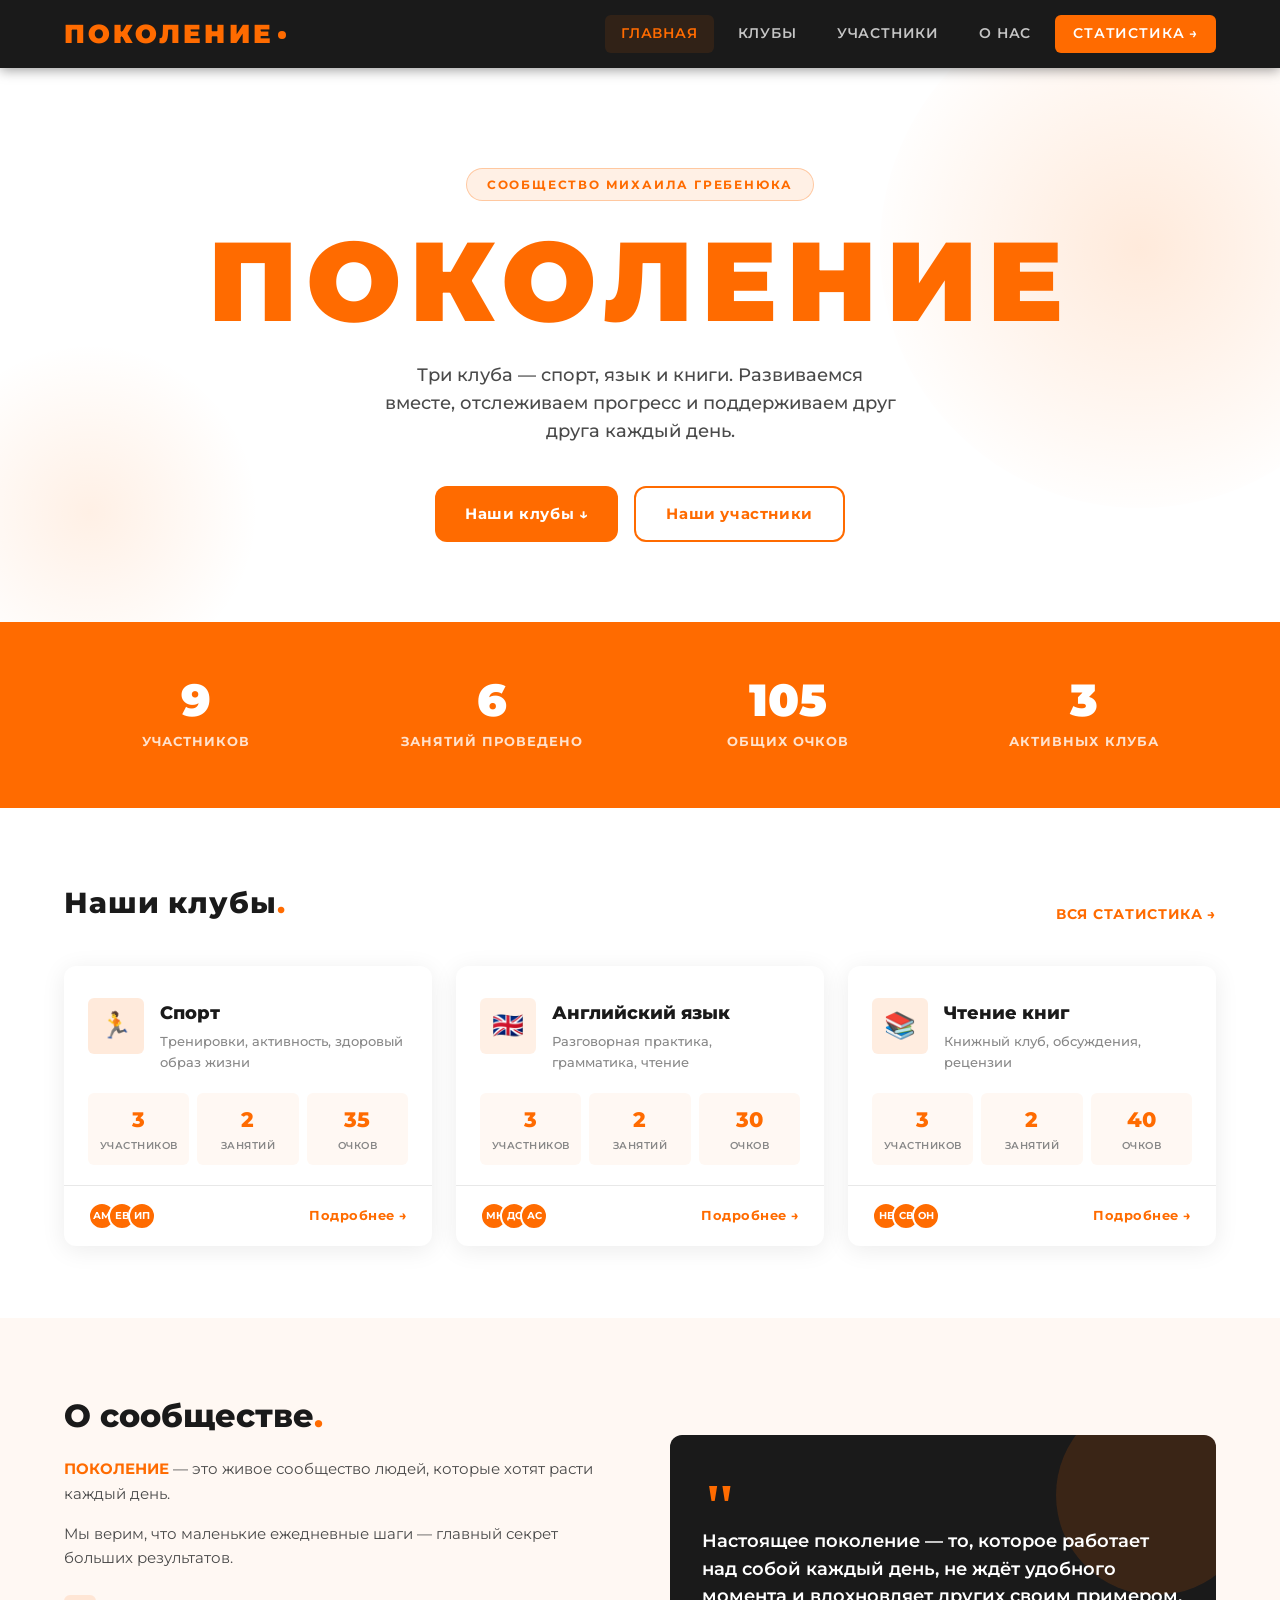
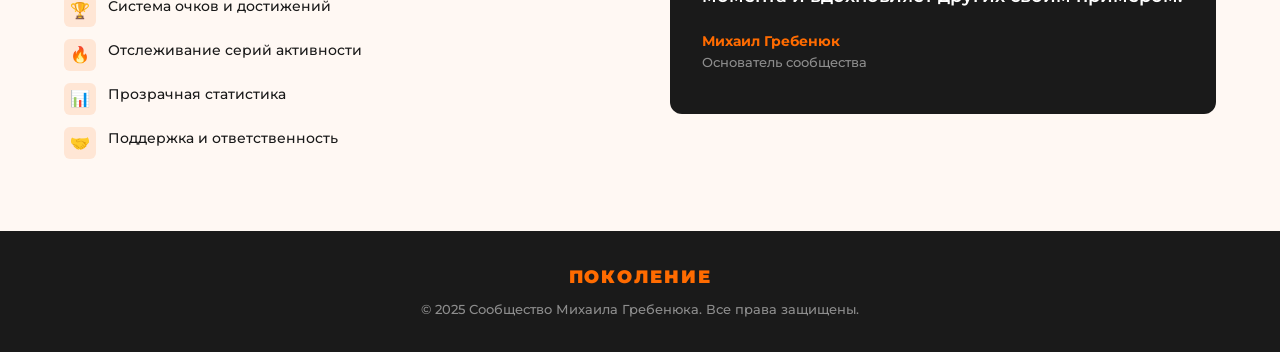
<file: index.html>
<!DOCTYPE html>
<html lang="ru">
<head>
  <meta charset="UTF-8" />
  <meta name="viewport" content="width=device-width, initial-scale=1.0" />
  <title>ПОКОЛЕНИЕ — Сообщество Михаила Гребенюка</title>
  <link rel="stylesheet" href="style.css" />
</head>
<body>

  <header class="site-header">
    <div class="header-inner">
      <a href="index.html" class="logo">ПОКОЛЕНИЕ<span></span></a>
      <nav class="site-nav" id="siteNav">
        <a href="index.html" class="active">Главная</a>
        <a href="#clubs">Клубы</a>
        <a href="members.html">Участники</a>
        <a href="#about">О нас</a>
        <a href="stats.html" class="nav-btn">Статистика →</a>
      </nav>
      <button class="hamburger" id="hamburger" aria-label="Открыть меню">
        <span></span><span></span><span></span>
      </button>
    </div>
  </header>

  <section class="hero" id="heroSection">
    <div class="hero-overlay"></div>
    <div class="hero-label">Сообщество Михаила Гребенюка</div>
    <h1>ПОКОЛЕНИЕ</h1>
    <p class="hero-sub">
      Три клуба — спорт, язык и книги. Развиваемся вместе,
      отслеживаем прогресс и поддерживаем друг друга каждый день.
    </p>
    <div class="hero-cta">
      <a href="#clubs" class="btn btn-primary">Наши клубы ↓</a>
      <a href="members.html" class="btn btn-outline">Наши участники</a>
    </div>
  </section>

  <div class="stats-banner">
    <div class="stats-banner-inner">
      <div class="stat-block"><span class="num" id="totalMembers">0</span><span class="txt">Участников</span></div>
      <div class="stat-block"><span class="num" id="totalSessions">0</span><span class="txt">Занятий проведено</span></div>
      <div class="stat-block"><span class="num" id="totalScore">0</span><span class="txt">Общих очков</span></div>
      <div class="stat-block"><span class="num">3</span><span class="txt">Активных клуба</span></div>
    </div>
  </div>

  <main id="clubs">
    <div class="section">
      <div class="section-header">
        <h2 class="section-title">Наши клубы<span class="dot">.</span></h2>
        <a href="stats.html" class="section-link">Вся статистика →</a>
      </div>
      <div class="clubs-grid">
        <article class="club-card" id="card-sport">
          <div class="club-card-top">
            <div class="club-icon sport">🏃</div>
            <div class="club-meta">
              <div class="club-name">Спорт</div>
              <div class="club-desc">Тренировки, активность, здоровый образ жизни</div>
            </div>
          </div>
          <div class="club-stats">
            <div class="stat-chip"><span class="val" id="sport-members">0</span><span class="lbl">Участников</span></div>
            <div class="stat-chip"><span class="val" id="sport-sessions">0</span><span class="lbl">Занятий</span></div>
            <div class="stat-chip"><span class="val" id="sport-score">0</span><span class="lbl">Очков</span></div>
          </div>
          <div class="club-card-footer">
            <div class="member-avatars" id="sport-avatars"></div>
            <a href="stats.html#sport" class="club-link">Подробнее →</a>
          </div>
        </article>
        <article class="club-card" id="card-english">
          <div class="club-card-top">
            <div class="club-icon english">🇬🇧</div>
            <div class="club-meta">
              <div class="club-name">Английский язык</div>
              <div class="club-desc">Разговорная практика, грамматика, чтение</div>
            </div>
          </div>
          <div class="club-stats">
            <div class="stat-chip"><span class="val" id="english-members">0</span><span class="lbl">Участников</span></div>
            <div class="stat-chip"><span class="val" id="english-sessions">0</span><span class="lbl">Занятий</span></div>
            <div class="stat-chip"><span class="val" id="english-score">0</span><span class="lbl">Очков</span></div>
          </div>
          <div class="club-card-footer">
            <div class="member-avatars" id="english-avatars"></div>
            <a href="stats.html#english" class="club-link">Подробнее →</a>
          </div>
        </article>
        <article class="club-card" id="card-reading">
          <div class="club-card-top">
            <div class="club-icon reading">📚</div>
            <div class="club-meta">
              <div class="club-name">Чтение книг</div>
              <div class="club-desc">Книжный клуб, обсуждения, рецензии</div>
            </div>
          </div>
          <div class="club-stats">
            <div class="stat-chip"><span class="val" id="reading-members">0</span><span class="lbl">Участников</span></div>
            <div class="stat-chip"><span class="val" id="reading-sessions">0</span><span class="lbl">Занятий</span></div>
            <div class="stat-chip"><span class="val" id="reading-score">0</span><span class="lbl">Очков</span></div>
          </div>
          <div class="club-card-footer">
            <div class="member-avatars" id="reading-avatars"></div>
            <a href="stats.html#reading" class="club-link">Подробнее →</a>
          </div>
        </article>
      </div>
    </div>
  </main>

  <section id="about">
    <div class="section">
      <div class="about-grid">
        <div class="about-text">
          <h2>О сообществе<span style="color:var(--orange)">.</span></h2>
          <p><span class="highlight">ПОКОЛЕНИЕ</span> — это живое сообщество людей, которые хотят расти каждый день.</p>
          <p>Мы верим, что маленькие ежедневные шаги — главный секрет больших результатов.</p>
          <ul class="feature-list">
            <li class="feature-item"><span class="fi-icon">🏆</span> Система очков и достижений</li>
            <li class="feature-item"><span class="fi-icon">🔥</span> Отслеживание серий активности</li>
            <li class="feature-item"><span class="fi-icon">📊</span> Прозрачная статистика</li>
            <li class="feature-item"><span class="fi-icon">🤝</span> Поддержка и ответственность</li>
          </ul>
        </div>
        <div class="about-visual">
          <div class="about-quote">Настоящее поколение — то, которое работает над собой каждый день, не ждёт удобного момента и вдохновляет других своим примером.</div>
          <div class="about-author"><strong>Михаил Гребенюк</strong>Основатель сообщества</div>
        </div>
      </div>
    </div>
  </section>

  <footer class="site-footer">
    <span class="footer-logo">ПОКОЛЕНИЕ</span>
    &copy; 2025 Сообщество Михаила Гребенюка. Все права защищены.
  </footer>

  <script src="app.js"></script>
  <script>
    document.getElementById('hamburger').addEventListener('click', function () {
      document.getElementById('siteNav').classList.toggle('open');
    });
    (function renderIndexStats() {
      const clubs = ['sport', 'english', 'reading'];
      let totalMembers = 0, totalSessions = 0, totalScore = 0;
      clubs.forEach(clubId => {
        const data = Store.get(clubId);
        const members = data.members || [];
        const sessions = members.reduce((s, m) => s + (m.sessions || 0), 0);
        const score    = members.reduce((s, m) => s + (m.score || 0), 0);
        document.getElementById(clubId + '-members').textContent = members.length;
        document.getElementById(clubId + '-sessions').textContent = sessions;
        document.getElementById(clubId + '-score').textContent   = score;
        const container = document.getElementById(clubId + '-avatars');
        const show = members.slice(0, 3);
        container.innerHTML = show.map(m => `<div class="avatar">${initials(m.name)}</div>`).join('');
        if (members.length > 3) container.innerHTML += `<div class="avatar avatar-more">+${members.length - 3}</div>`;
        totalMembers  += members.length;
        totalSessions += sessions;
        totalScore    += score;
      });
      document.getElementById('totalMembers').textContent  = totalMembers;
      document.getElementById('totalSessions').textContent = totalSessions;
      document.getElementById('totalScore').textContent    = totalScore;
    })();
    function initials(name) { return (name || '?').split(' ').map(w => w[0]).join('').toUpperCase().slice(0, 2); }
  </script>
</body>
</html>
</file>
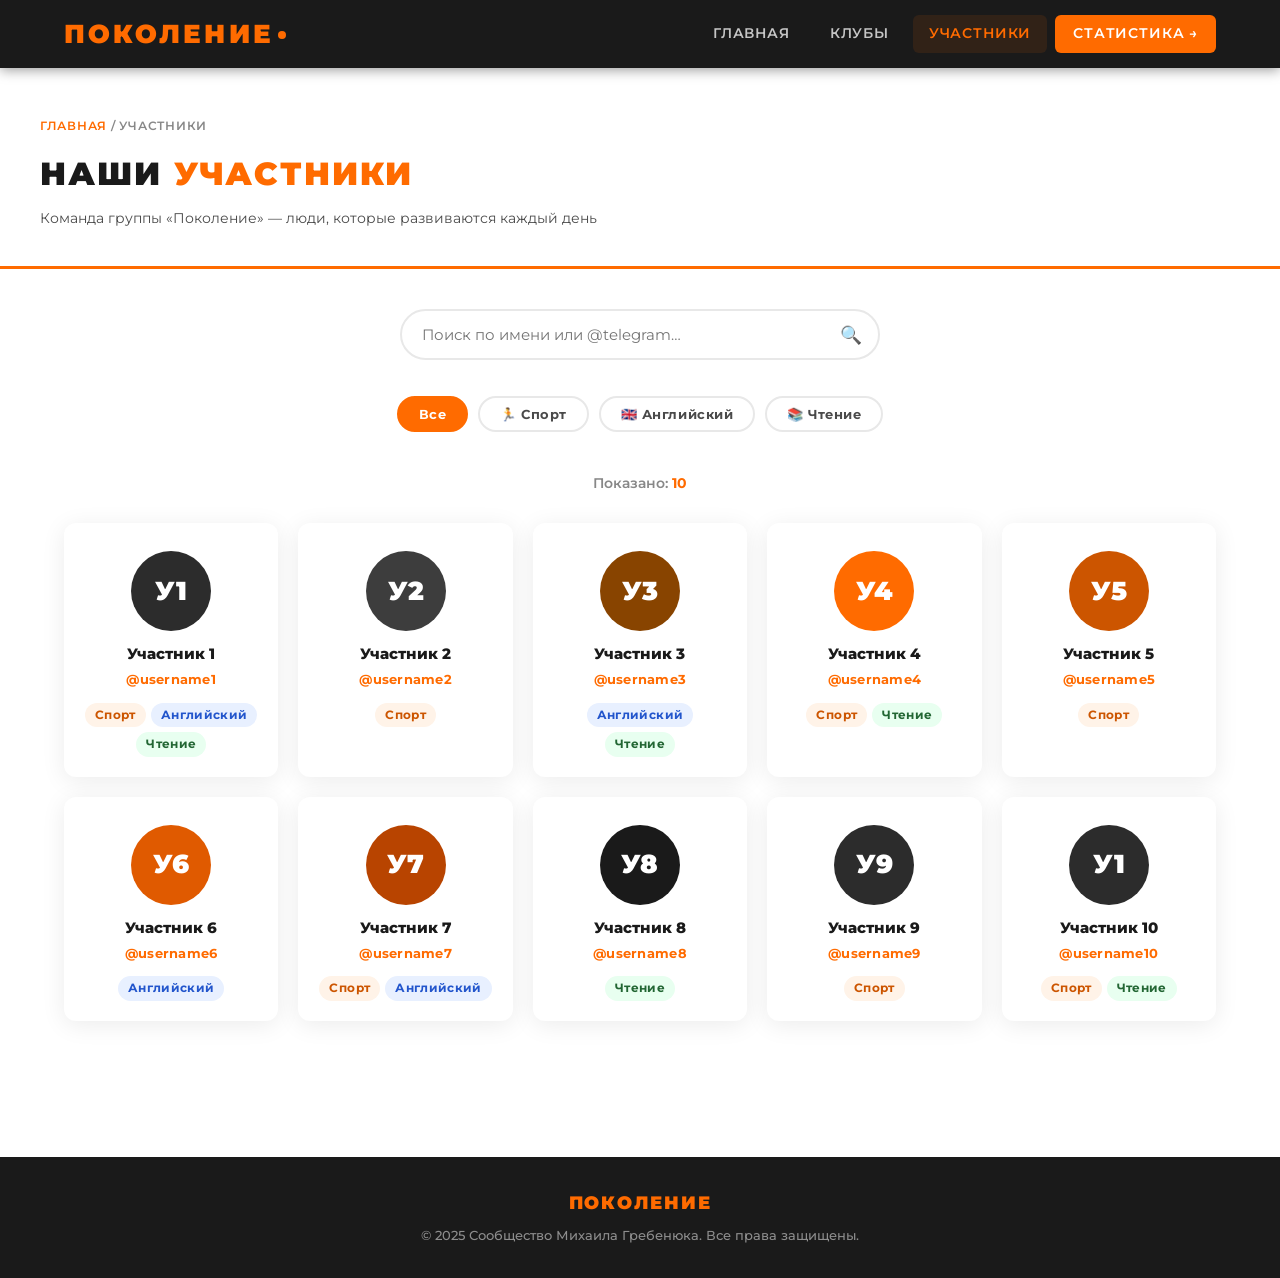
<file: members.html>
<!DOCTYPE html>
<html lang="ru">
<head>
  <meta charset="UTF-8" />
  <meta name="viewport" content="width=device-width, initial-scale=1.0" />
  <title>Участники — ПОКОЛЕНИЕ</title>
  <link rel="stylesheet" href="style.css" />
  <style>
    .members-search-bar {
      max-width: 480px;
      margin: 0 auto 36px;
      position: relative;
    }
    .members-search-bar input {
      width: 100%;
      padding: 14px 48px 14px 20px;
      border: 2px solid var(--gray-light);
      border-radius: 40px;
      font-family: inherit;
      font-size: .95rem;
      outline: none;
      transition: border-color var(--transition);
      background: var(--white);
    }
    .members-search-bar input:focus { border-color: var(--orange); }
    .members-search-bar .search-icon {
      position: absolute;
      right: 18px;
      top: 50%;
      transform: translateY(-50%);
      font-size: 1.1rem;
      pointer-events: none;
    }
    .club-filter-bar {
      display: flex;
      gap: 10px;
      justify-content: center;
      flex-wrap: wrap;
      margin-bottom: 40px;
    }
    .filter-chip {
      padding: 8px 20px;
      border-radius: 40px;
      border: 2px solid var(--gray-light);
      background: var(--white);
      font-family: inherit;
      font-size: .82rem;
      font-weight: 700;
      cursor: pointer;
      transition: all var(--transition);
      color: var(--gray-dark);
      letter-spacing: .04em;
    }
    .filter-chip:hover,
    .filter-chip.active { border-color: var(--orange); background: var(--orange); color: var(--white); }
    .members-grid {
      display: grid;
      grid-template-columns: repeat(auto-fill, minmax(200px, 1fr));
      gap: 20px;
    }
    .member-card {
      background: var(--white);
      border-radius: var(--radius);
      box-shadow: var(--shadow);
      padding: 28px 20px 20px;
      text-align: center;
      transition: transform var(--transition), box-shadow var(--transition);
      position: relative;
      overflow: hidden;
    }
    .member-card:hover {
      transform: translateY(-4px);
      box-shadow: var(--shadow-hover);
    }
    .member-card::before {
      content: '';
      position: absolute;
      top: 0; left: 0; right: 0;
      height: 4px;
      background: var(--orange);
      opacity: 0;
      transition: opacity var(--transition);
    }
    .member-card:hover::before { opacity: 1; }
    .member-photo {
      width: 80px;
      height: 80px;
      border-radius: 50%;
      margin: 0 auto 14px;
      display: flex;
      align-items: center;
      justify-content: center;
      font-size: 1.6rem;
      font-weight: 900;
      color: var(--white);
      overflow: hidden;
      flex-shrink: 0;
    }
    .member-photo img { width: 100%; height: 100%; object-fit: cover; }
    .member-card-name {
      font-size: .92rem;
      font-weight: 800;
      color: var(--black);
      margin-bottom: 6px;
      line-height: 1.3;
    }
    .member-card-tg {
      font-size: .8rem;
      color: var(--orange);
      font-weight: 700;
      margin-bottom: 12px;
      letter-spacing: .02em;
    }
    .member-card-tg a { color: inherit; transition: color var(--transition); }
    .member-card-tg a:hover { color: var(--orange-dark); }
    .member-club-badges { display: flex; gap: 5px; justify-content: center; flex-wrap: wrap; }
    .club-badge { font-size: .72rem; padding: 3px 10px; border-radius: 20px; font-weight: 700; letter-spacing: .03em; }
    .club-badge.sport   { background: #fff3e8; color: #cc5500; }
    .club-badge.english { background: #e8f0ff; color: #2255cc; }
    .club-badge.reading { background: #e8fff0; color: #226633; }
    .members-count-bar { text-align: center; margin-bottom: 28px; font-size: .9rem; color: var(--gray); font-weight: 600; }
    .members-count-bar strong { color: var(--orange); }
    .empty-members { text-align: center; padding: 60px 20px; color: var(--gray); grid-column: 1 / -1; }
    .empty-members .em-icon { font-size: 3rem; margin-bottom: 12px; }
  </style>
</head>
<body>
  <header class="site-header">
    <div class="header-inner">
      <a href="index.html" class="logo">ПОКОЛЕНИЕ<span></span></a>
      <nav class="site-nav" id="siteNav">
        <a href="index.html">Главная</a>
        <a href="index.html#clubs">Клубы</a>
        <a href="members.html" class="active">Участники</a>
        <a href="stats.html" class="nav-btn">Статистика →</a>
      </nav>
      <button class="hamburger" id="hamburger" aria-label="Открыть меню">
        <span></span><span></span><span></span>
      </button>
    </div>
  </header>

  <div class="page-hero">
    <div class="page-hero-inner">
      <div class="breadcrumb"><a href="index.html">Главная</a> / Участники</div>
      <h1>Наши <span class="accent">участники</span></h1>
      <p>Команда группы «Поколение» — люди, которые развиваются каждый день</p>
    </div>
  </div>

  <div class="section" style="padding-top:40px;">
    <div class="members-search-bar">
      <input type="text" id="searchInput" placeholder="Поиск по имени или @telegram…" oninput="filterMembers()" />
      <span class="search-icon">🔍</span>
    </div>
    <div class="club-filter-bar">
      <button class="filter-chip active" data-club="all"     onclick="setFilter('all',     this)">Все</button>
      <button class="filter-chip"        data-club="sport"   onclick="setFilter('sport',   this)">🏃 Спорт</button>
      <button class="filter-chip"        data-club="english" onclick="setFilter('english', this)">🇬🇧 Английский</button>
      <button class="filter-chip"        data-club="reading" onclick="setFilter('reading', this)">📚 Чтение</button>
    </div>
    <p class="members-count-bar" id="countBar">Показано: <strong id="countNum">0</strong></p>
    <div class="members-grid" id="membersGrid"></div>
  </div>

  <footer class="site-footer" style="margin-top:64px;">
    <span class="footer-logo">ПОКОЛЕНИЕ</span>
    &copy; 2025 Сообщество Михаила Гребенюка. Все права защищены.
  </footer>

  <script src="members-data.js"></script>
  <script>
    document.getElementById('hamburger').addEventListener('click', function () {
      document.getElementById('siteNav').classList.toggle('open');
    });
    const AVATAR_COLORS = ['#FF6B00','#CC5500','#E05A00','#B84400','#1A1A1A','#2C2C2C','#3D3D3D','#884400'];
    function avatarColor(name) {
      let h = 0;
      for (let i = 0; i < (name||'').length; i++) h += name.charCodeAt(i);
      return AVATAR_COLORS[h % AVATAR_COLORS.length];
    }
    function initials(name) { return (name||'?').split(' ').map(w=>w[0]).join('').toUpperCase().slice(0,2); }
    function clubLabel(club) { return { sport: 'Спорт', english: 'Английский', reading: 'Чтение' }[club] || club; }
    let activeFilter = 'all';
    function setFilter(club, btn) {
      activeFilter = club;
      document.querySelectorAll('.filter-chip').forEach(c => c.classList.remove('active'));
      btn.classList.add('active');
      renderMembers();
    }
    function filterMembers() { renderMembers(); }
    function renderMembers() {
      const query  = (document.getElementById('searchInput').value || '').toLowerCase();
      const grid   = document.getElementById('membersGrid');
      const members = (typeof GROUP_MEMBERS !== 'undefined') ? GROUP_MEMBERS : [];
      let filtered = members.filter(m => {
        const matchClub   = activeFilter === 'all' || (m.clubs || []).includes(activeFilter);
        const matchSearch = !query || m.name.toLowerCase().includes(query) || (m.telegram||'').toLowerCase().includes(query);
        return matchClub && matchSearch;
      });
      document.getElementById('countNum').textContent = filtered.length;
      if (filtered.length === 0) {
        grid.innerHTML = `<div class="empty-members"><div class="em-icon">🔍</div><p>Ничего не найдено</p></div>`;
        return;
      }
      grid.innerHTML = filtered.map(m => {
        const tg = m.telegram ? m.telegram.replace(/^@+/, '') : null;
        const photoHtml = m.photo ? `<img src="${m.photo}" alt="${m.name}" />` : initials(m.name);
        const badges = (m.clubs||[]).map(c => `<span class="club-badge ${c}">${clubLabel(c)}</span>`).join('');
        return `
          <div class="member-card">
            <div class="member-photo" style="background:${m.photo ? 'transparent' : avatarColor(m.name)}">${photoHtml}</div>
            <div class="member-card-name">${m.name}</div>
            ${tg ? `<div class="member-card-tg"><a href="https://t.me/${tg}" target="_blank">@${tg}</a></div>` : '<div class="member-card-tg" style="color:var(--gray)">—</div>'}
            <div class="member-club-badges">${badges}</div>
          </div>`;
      }).join('');
    }
    renderMembers();
  </script>
</body>
</html>
</file>
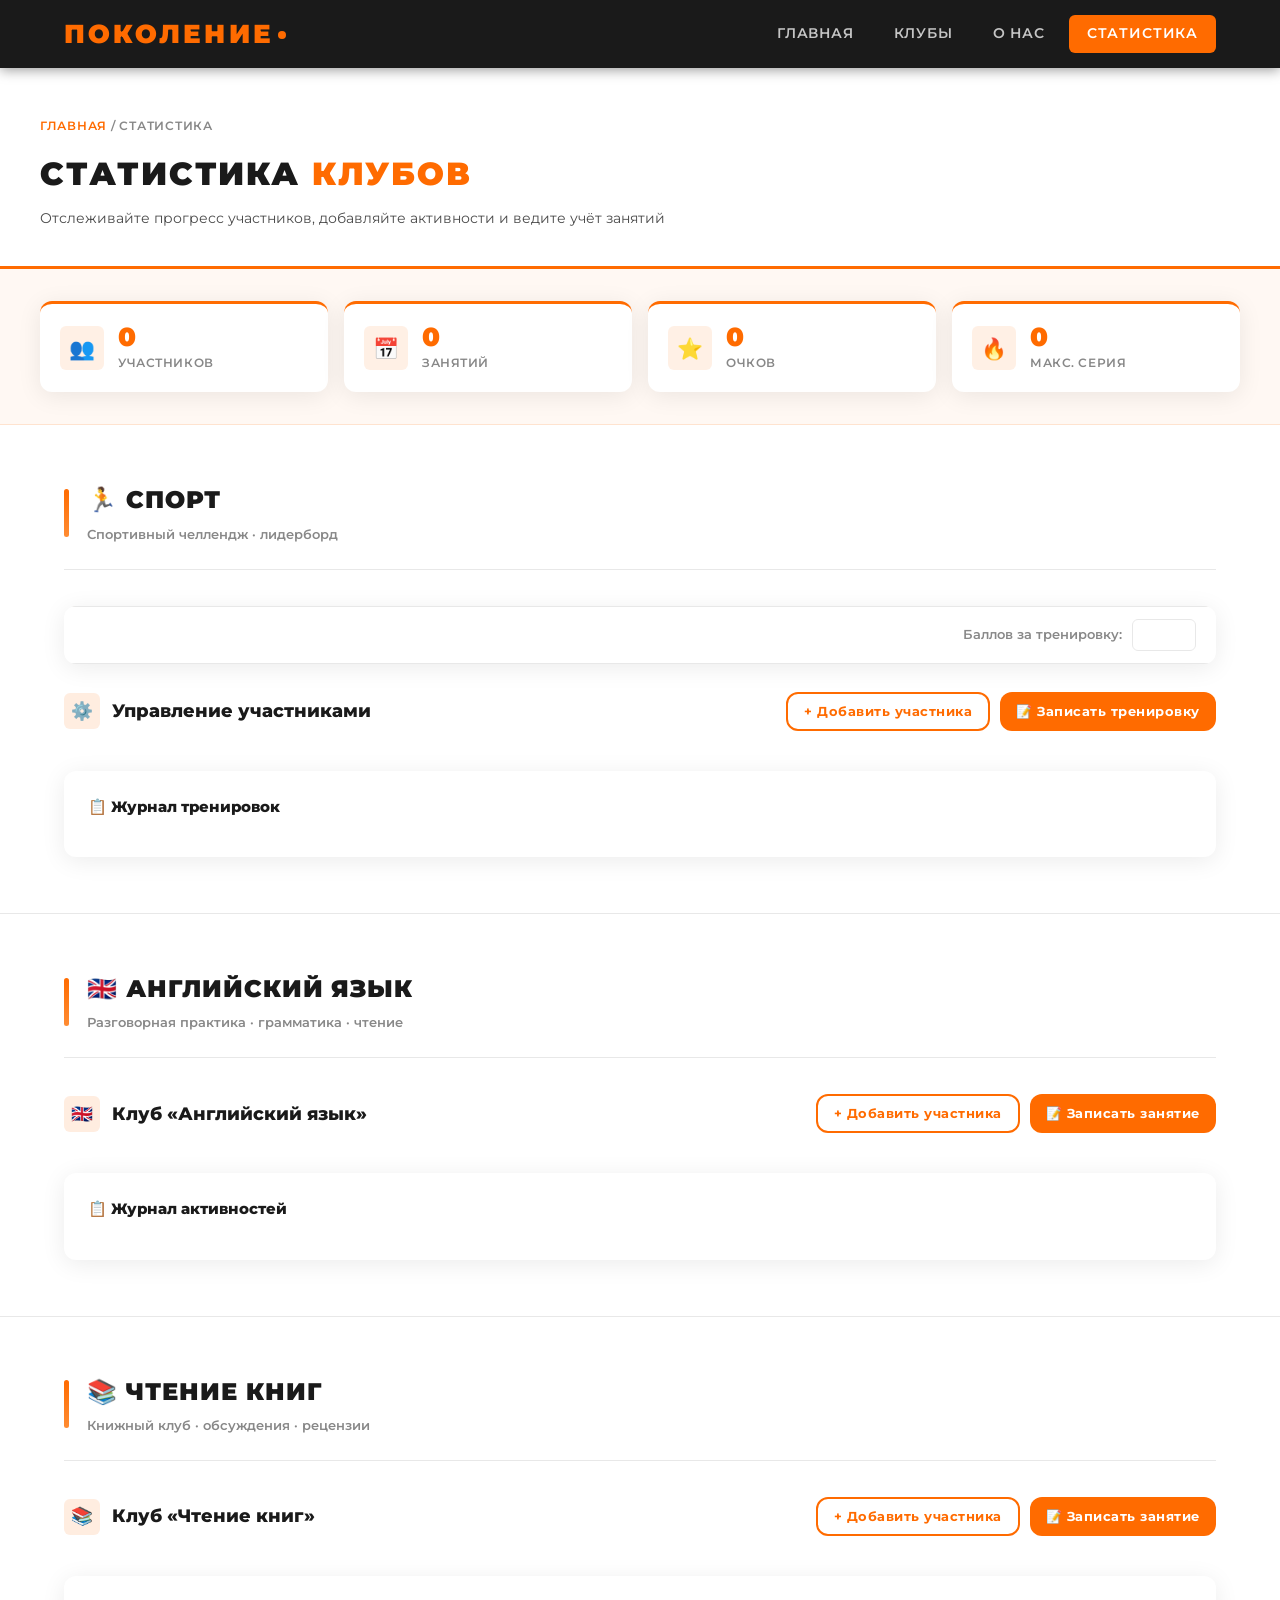
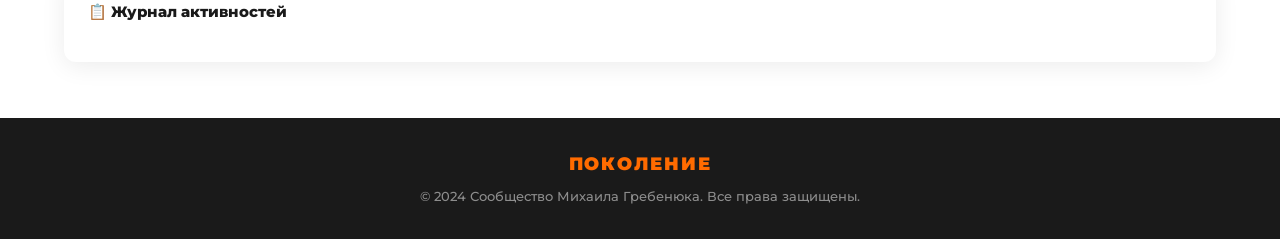
<file: stats.html>
<!DOCTYPE html>
<html lang="ru">
<head>
  <meta charset="UTF-8" />
  <meta name="viewport" content="width=device-width, initial-scale=1.0" />
  <title>Статистика — ПОКОЛЕНИЕ</title>
  <link rel="stylesheet" href="style.css" />
</head>
<body class="stats-page">

  <!-- ===== HEADER (black — the only black element) ===== -->
  <header class="site-header">
    <div class="header-inner">
      <a href="index.html" class="logo">ПОКОЛЕНИЕ<span></span></a>
      <nav class="site-nav" id="siteNav">
        <a href="index.html">Главная</a>
        <a href="index.html#clubs">Клубы</a>
        <a href="index.html#about">О нас</a>
        <a href="stats.html" class="nav-btn active">Статистика</a>
      </nav>
      <button class="hamburger" id="hamburger" aria-label="Открыть меню">
        <span></span><span></span><span></span>
      </button>
    </div>
  </header>

  <!-- ===== PAGE HERO (white bg, orange bottom border) ===== -->
  <div class="page-hero">
    <div class="page-hero-inner">
      <div class="breadcrumb"><a href="index.html">Главная</a> / Статистика</div>
      <h1>Статистика <span class="accent">клубов</span></h1>
      <p>Отслеживайте прогресс участников, добавляйте активности и ведите учёт занятий</p>
    </div>
  </div>

  <!-- ===== GLOBAL SUMMARY (orange-tint strip) ===== -->
  <div class="global-summary-wrap">
    <div class="dash-summary" id="globalSummary">
      <div class="dash-card">
        <div class="dc-icon">👥</div>
        <div>
          <div class="dc-val" id="g-members">0</div>
          <div class="dc-lbl">Участников</div>
        </div>
      </div>
      <div class="dash-card">
        <div class="dc-icon">📅</div>
        <div>
          <div class="dc-val" id="g-sessions">0</div>
          <div class="dc-lbl">Занятий</div>
        </div>
      </div>
      <div class="dash-card">
        <div class="dc-icon">⭐</div>
        <div>
          <div class="dc-val" id="g-score">0</div>
          <div class="dc-lbl">Очков</div>
        </div>
      </div>
      <div class="dash-card">
        <div class="dc-icon">🔥</div>
        <div>
          <div class="dc-val" id="g-streak">0</div>
          <div class="dc-lbl">Макс. серия</div>
        </div>
      </div>
    </div>
  </div>

  <!-- ==============================================
       SECTION 1 — СПОРТ
       ============================================== -->
  <section class="club-section" id="sport">
    <div class="club-section-inner">

      <div class="club-section-header">
        <div class="csh-bar"></div>
        <div>
          <div class="club-section-title">🏃 Спорт</div>
          <div class="club-section-sub">Спортивный челлендж · лидерборд</div>
        </div>
      </div>

      <!-- CHALLENGE LEADERBOARD -->
      <div class="challenge-block" id="challengeBlock">
        <!-- Team totals -->
        <div class="challenge-totals" id="challengeTotals"></div>
        <!-- Points setting -->
        <div class="challenge-settings-bar">
          <span class="ch-pts-label">Баллов за тренировку:</span>
          <input type="number" id="ptsPerSession" class="pts-input" min="1" max="999" onchange="updatePts()" />
        </div>
        <!-- Leaderboard cards -->
        <div class="leaderboard-wrap" id="challengeLeaderboard"></div>
      </div>

      <!-- Management bar -->
      <div class="club-panel-header" style="margin-top:28px;">
        <div class="club-panel-title">
          <div class="cpt-icon">⚙️</div>
          Управление участниками
        </div>
        <div style="display:flex;gap:10px;flex-wrap:wrap;">
          <button class="btn btn-outline" style="font-size:.8rem;padding:10px 16px;"
                  onclick="toggleForm('sport')">+ Добавить участника</button>
          <button class="btn btn-primary" style="font-size:.8rem;padding:10px 16px;"
                  onclick="openLogModal('sport')">📝 Записать тренировку</button>
        </div>
      </div>

      <!-- Add member form -->
      <div class="add-member-form" id="form-sport">
        <div class="form-row">
          <div class="form-group">
            <label>Имя участника</label>
            <input type="text" id="sport-name" placeholder="Например: Алексей Иванов" />
          </div>
          <div class="form-group">
            <label>Telegram (без @)</label>
            <input type="text" id="sport-telegram" placeholder="alexei_ivanov" />
          </div>
          <div class="form-group" style="flex:0 0 auto;">
            <label>&nbsp;</label>
            <button class="btn btn-primary" style="font-size:.85rem;padding:10px 20px;"
                    onclick="addMember('sport')">Добавить</button>
          </div>
          <div class="form-group" style="flex:0 0 auto;">
            <label>&nbsp;</label>
            <button class="btn btn-outline" style="font-size:.85rem;padding:10px 20px;"
                    onclick="toggleForm('sport')">Отмена</button>
          </div>
        </div>
      </div>

      <!-- Members table -->
      <div class="members-table-wrap" id="table-wrap-sport"></div>

      <!-- Activity log -->
      <div class="log-section">
        <h3>📋 Журнал тренировок</h3>
        <div class="activity-log" id="log-sport"></div>
      </div>

    </div>
  </section>

  <!-- ==============================================
       SECTION 2 — АНГЛИЙСКИЙ ЯЗЫК
       ============================================== -->
  <section class="club-section" id="english">
    <div class="club-section-inner">

      <div class="club-section-header">
        <div class="csh-bar"></div>
        <div>
          <div class="club-section-title">🇬🇧 Английский язык</div>
          <div class="club-section-sub">Разговорная практика · грамматика · чтение</div>
        </div>
      </div>

      <!-- Management bar -->
      <div class="club-panel-header">
        <div class="club-panel-title">
          <div class="cpt-icon">🇬🇧</div>
          Клуб «Английский язык»
        </div>
        <div style="display:flex;gap:10px;flex-wrap:wrap;">
          <button class="btn btn-outline" style="font-size:.8rem;padding:10px 16px;"
                  onclick="toggleForm('english')">+ Добавить участника</button>
          <button class="btn btn-primary" style="font-size:.8rem;padding:10px 16px;"
                  onclick="openLogModal('english')">📝 Записать занятие</button>
        </div>
      </div>

      <!-- Add member form -->
      <div class="add-member-form" id="form-english">
        <div class="form-row">
          <div class="form-group">
            <label>Имя участника</label>
            <input type="text" id="english-name" placeholder="Например: Мария Петрова" />
          </div>
          <div class="form-group">
            <label>Telegram (без @)</label>
            <input type="text" id="english-telegram" placeholder="masha_petrova" />
          </div>
          <div class="form-group" style="flex:0 0 auto;">
            <label>&nbsp;</label>
            <button class="btn btn-primary" style="font-size:.85rem;padding:10px 20px;"
                    onclick="addMember('english')">Добавить</button>
          </div>
          <div class="form-group" style="flex:0 0 auto;">
            <label>&nbsp;</label>
            <button class="btn btn-outline" style="font-size:.85rem;padding:10px 20px;"
                    onclick="toggleForm('english')">Отмена</button>
          </div>
        </div>
      </div>

      <!-- Members table -->
      <div class="members-table-wrap" id="table-wrap-english"></div>

      <!-- Activity log -->
      <div class="log-section">
        <h3>📋 Журнал активностей</h3>
        <div class="activity-log" id="log-english"></div>
      </div>

    </div>
  </section>

  <!-- ==============================================
       SECTION 3 — ЧТЕНИЕ КНИГ
       ============================================== -->
  <section class="club-section" id="reading">
    <div class="club-section-inner">

      <div class="club-section-header">
        <div class="csh-bar"></div>
        <div>
          <div class="club-section-title">📚 Чтение книг</div>
          <div class="club-section-sub">Книжный клуб · обсуждения · рецензии</div>
        </div>
      </div>

      <!-- Management bar -->
      <div class="club-panel-header">
        <div class="club-panel-title">
          <div class="cpt-icon">📚</div>
          Клуб «Чтение книг»
        </div>
        <div style="display:flex;gap:10px;flex-wrap:wrap;">
          <button class="btn btn-outline" style="font-size:.8rem;padding:10px 16px;"
                  onclick="toggleForm('reading')">+ Добавить участника</button>
          <button class="btn btn-primary" style="font-size:.8rem;padding:10px 16px;"
                  onclick="openLogModal('reading')">📝 Записать занятие</button>
        </div>
      </div>

      <!-- Add member form -->
      <div class="add-member-form" id="form-reading">
        <div class="form-row">
          <div class="form-group">
            <label>Имя участника</label>
            <input type="text" id="reading-name" placeholder="Например: Дмитрий Смирнов" />
          </div>
          <div class="form-group">
            <label>Telegram (без @)</label>
            <input type="text" id="reading-telegram" placeholder="dmitry_smirnov" />
          </div>
          <div class="form-group" style="flex:0 0 auto;">
            <label>&nbsp;</label>
            <button class="btn btn-primary" style="font-size:.85rem;padding:10px 20px;"
                    onclick="addMember('reading')">Добавить</button>
          </div>
          <div class="form-group" style="flex:0 0 auto;">
            <label>&nbsp;</label>
            <button class="btn btn-outline" style="font-size:.85rem;padding:10px 20px;"
                    onclick="toggleForm('reading')">Отмена</button>
          </div>
        </div>
      </div>

      <!-- Members table -->
      <div class="members-table-wrap" id="table-wrap-reading"></div>

      <!-- Activity log -->
      <div class="log-section">
        <h3>📋 Журнал активностей</h3>
        <div class="activity-log" id="log-reading"></div>
      </div>

    </div>
  </section>

  <!-- ===== LOG ACTIVITY MODAL ===== -->
  <div id="logModal" style="
    display:none;position:fixed;inset:0;background:rgba(0,0,0,.55);
    z-index:1000;align-items:center;justify-content:center;padding:24px;">
    <div style="
      background:var(--white);border-radius:var(--radius);
      padding:32px;max-width:480px;width:100%;box-shadow:0 20px 60px rgba(0,0,0,.25);
      border-top:4px solid var(--orange);">
      <h2 style="font-size:1.1rem;font-weight:800;margin-bottom:20px;color:var(--black);">
        📝 Записать занятие
      </h2>
      <input type="hidden" id="modal-club" />
      <div class="form-group" style="margin-bottom:14px;">
        <label>Участник</label>
        <select id="modal-member"></select>
      </div>
      <div class="form-row" style="margin-bottom:14px;">
        <div class="form-group">
          <label>Тип активности</label>
          <select id="modal-type">
            <option value="attendance">✅ Посещение</option>
            <option value="completion">🏅 Выполнение задания</option>
            <option value="bonus">⭐ Бонусные очки</option>
          </select>
        </div>
        <div class="form-group">
          <label>Очки</label>
          <input type="number" id="modal-points" value="10" min="1" max="100" />
        </div>
      </div>
      <div class="form-group" style="margin-bottom:20px;">
        <label>Заметка (необязательно)</label>
        <input type="text" id="modal-note" placeholder="Например: пробежал 5 км" />
      </div>
      <div style="display:flex;gap:10px;justify-content:flex-end;">
        <button class="btn btn-outline" style="font-size:.85rem;padding:10px 20px;"
                onclick="closeLogModal()">Отмена</button>
        <button class="btn btn-primary" style="font-size:.85rem;padding:10px 20px;"
                onclick="logActivity()">Записать</button>
      </div>
    </div>
  </div>

  <!-- ===== TOAST ===== -->
  <div class="toast" id="toast"></div>

  <!-- ===== FOOTER (black — intentional) ===== -->
  <footer class="site-footer" style="margin-top:0;">
    <span class="footer-logo">ПОКОЛЕНИЕ</span>
    &copy; 2024 Сообщество Михаила Гребенюка. Все права защищены.
  </footer>

  <script src="app.js"></script>
  <script>
    // Hamburger
    document.getElementById('hamburger').addEventListener('click', function () {
      document.getElementById('siteNav').classList.toggle('open');
    });

    // Handle URL hash navigation — scroll to the right section
    (function handleHash() {
      const hash = window.location.hash.replace('#', '');
      if (['sport', 'english', 'reading'].includes(hash)) {
        setTimeout(function () {
          const el = document.getElementById(hash);
          if (el) el.scrollIntoView({ behavior: 'smooth', block: 'start' });
        }, 100);
      }
    })();

    // Render everything on load
    renderAll();

    function renderAll() {
      ['sport', 'english', 'reading'].forEach(renderClub);
      renderGlobalSummary();
      renderChallenge();
    }

    // ---- Challenge Leaderboard (Sport) ----
    function renderChallenge() {
      const pts = Store.SPORT_POINTS_PER_SESSION;
      const ptsInput = document.getElementById('ptsPerSession');
      if (ptsInput && !ptsInput.dataset.init) {
        ptsInput.value = pts;
        ptsInput.dataset.init = '1';
      }

      const data    = Store.get('sport');
      const members = data.members || [];
      const totalSessions = members.reduce((s, m) => s + (m.sessions || 0), 0);
      const totalPoints   = members.reduce((s, m) => s + (m.score    || 0), 0);

      // Totals strip
      const totals = document.getElementById('challengeTotals');
      if (totals) totals.innerHTML = `
        <div class="ch-total-item"><span class="ch-t-val">${members.length}</span><span class="ch-t-lbl">Участников</span></div>
        <div class="ch-total-item"><span class="ch-t-val">${totalSessions}</span><span class="ch-t-lbl">Тренировок</span></div>
        <div class="ch-total-item"><span class="ch-t-val orange">${totalPoints}</span><span class="ch-t-lbl">Командных очков</span></div>
      `;

      // Leaderboard cards
      const lb = document.getElementById('challengeLeaderboard');
      if (!lb) return;

      if (members.length === 0) {
        lb.innerHTML = `<div class="empty-state"><div class="es-icon">🏃</div><p>Добавьте первых участников!</p></div>`;
        return;
      }

      const sorted   = [...members].sort((a, b) => (b.sessions || 0) - (a.sessions || 0));
      const maxSess  = Math.max(1, sorted[0].sessions || 0);
      const MEDALS   = ['🥇', '🥈', '🥉'];
      const TIER_CLS = ['lb-gold', 'lb-silver', 'lb-bronze'];

      lb.innerHTML = sorted.map((m, i) => {
        const sess    = m.sessions || 0;
        const mPts    = m.score    || 0;
        const barPct  = Math.round((sess / maxSess) * 100);
        const tier    = i < 3 ? TIER_CLS[i] : '';
        const rankEl  = MEDALS[i] || `<span style="font-size:1rem;font-weight:900;color:var(--gray)">${i + 1}</span>`;
        const tgHtml  = m.telegram
          ? `<a href="https://t.me/${m.telegram}" target="_blank" class="lb-tg">@${m.telegram}</a>`
          : '';
        return `
          <div class="lb-card ${tier}">
            <div class="lb-rank">${rankEl}</div>
            <div class="lb-avatar" style="background:${avatarColor(m.name)}">${initials(m.name)}</div>
            <div class="lb-info">
              <div class="lb-name">${m.name}</div>
              ${tgHtml}
              <div class="lb-bar-wrap">
                <div class="lb-bar" style="width:${barPct}%"></div>
              </div>
            </div>
            <div class="lb-score">
              <div class="lb-pts">${mPts}</div>
              <div class="lb-pts-lbl">очков</div>
              <div class="lb-sess">${sess} тренировок</div>
            </div>
          </div>`;
      }).join('');
    }

    function updatePts() {
      const v = parseInt(document.getElementById('ptsPerSession').value) || 10;
      Store.setSportPointsPerSession(v);
      renderChallenge();
    }

    function renderGlobalSummary() {
      let gm = 0, gs = 0, gsc = 0, gstr = 0;
      ['sport', 'english', 'reading'].forEach(clubId => {
        const data = Store.get(clubId);
        gm  += (data.members || []).length;
        gs  += (data.members || []).reduce((a, m) => a + (m.sessions || 0), 0);
        gsc += (data.members || []).reduce((a, m) => a + (m.score || 0), 0);
        const maxStr = Math.max(0, ...(data.members || []).map(m => m.streak || 0));
        if (maxStr > gstr) gstr = maxStr;
      });
      document.getElementById('g-members').textContent  = gm;
      document.getElementById('g-sessions').textContent = gs;
      document.getElementById('g-score').textContent    = gsc;
      document.getElementById('g-streak').textContent   = gstr;
    }

    function renderClub(clubId) {
      const data    = Store.get(clubId);
      const members = data.members || [];
      const logs    = data.logs    || [];
      const wrap    = document.getElementById('table-wrap-' + clubId);

      if (members.length === 0) {
        wrap.innerHTML = `
          <div class="empty-state">
            <div class="es-icon">👤</div>
            <p>Участников пока нет. Добавьте первого!</p>
          </div>`;
      } else {
        wrap.innerHTML = buildTable(clubId, members);
      }

      // Render log
      const logEl = document.getElementById('log-' + clubId);
      if (logs.length === 0) {
        logEl.innerHTML = `<div class="empty-state" style="padding:24px 0;">
          <p>Активностей ещё нет.</p></div>`;
      } else {
        logEl.innerHTML = [...logs].reverse().slice(0, 20).map(entry => `
          <div class="log-entry">
            <span class="le-icon">${activityIcon(entry.type)}</span>
            <span class="le-text"><strong>${entry.memberName}</strong> — ${activityLabel(entry.type)}${entry.note ? ': ' + entry.note : ''} (+${entry.points} очков)</span>
            <span class="le-date">${formatDate(entry.date)}</span>
          </div>`).join('');
      }
    }

    function buildTable(clubId, members) {
      const sorted = [...members].sort((a, b) => (b.score || 0) - (a.score || 0));
      return `
        <table class="members-table">
          <thead>
            <tr>
              <th>#</th>
              <th>Участник</th>
              <th>Telegram</th>
              <th>Занятий</th>
              <th>Серия</th>
              <th>Очки</th>
              <th>Статус</th>
              <th>Действия</th>
            </tr>
          </thead>
          <tbody>
            ${sorted.map((m, i) => {
              const tg = m.telegram
                ? `<a href="https://t.me/${m.telegram}" target="_blank" style="color:var(--orange);font-weight:700;font-size:.8rem;">@${m.telegram}</a>`
                : '<span style="color:var(--gray);font-size:.8rem;">—</span>';
              return `
              <tr>
                <td><strong style="color:var(--orange)">${i + 1}</strong></td>
                <td>
                  <div class="member-name-cell">
                    <div class="member-avatar" style="background:${avatarColor(m.name)}">${initials(m.name)}</div>
                    ${m.name}
                  </div>
                </td>
                <td>${tg}</td>
                <td>${m.sessions || 0}</td>
                <td>
                  <div class="streak-bar">
                    <div class="streak-dots">
                      ${streakDots(m.streak || 0)}
                    </div>
                    <span style="font-size:.78rem;color:var(--gray-dark);font-weight:700;">
                      ${m.streak || 0}🔥
                    </span>
                  </div>
                </td>
                <td><strong style="color:var(--orange)">${m.score || 0}</strong></td>
                <td>${statusBadge(m)}</td>
                <td>
                  <div class="action-btns">
                    <button class="icon-btn" title="Быстро +10 очков"
                            onclick="quickPoints('${clubId}', '${m.id}')">⭐</button>
                    <button class="icon-btn" title="Записать посещение"
                            onclick="quickAttend('${clubId}', '${m.id}')">✅</button>
                    <button class="icon-btn danger" title="Удалить участника"
                            onclick="removeMember('${clubId}', '${m.id}')">🗑</button>
                  </div>
                </td>
              </tr>`;
            }).join('')}
          </tbody>
        </table>`;
    }

    function streakDots(n) {
      const dots = Math.min(n, 7);
      let html = '';
      for (let i = 0; i < 7; i++) {
        html += `<div class="streak-dot ${i < dots ? 'on' : ''}"></div>`;
      }
      return html;
    }

    function statusBadge(m) {
      const s = m.sessions || 0;
      if (s >= 20) return '<span class="badge badge-orange">Про</span>';
      if (s >= 10) return '<span class="badge badge-green">Активный</span>';
      return '<span class="badge badge-gray">Новичок</span>';
    }

    function activityIcon(type) {
      return type === 'attendance' ? '✅' : type === 'completion' ? '🏅' : '⭐';
    }

    function activityLabel(type) {
      return type === 'attendance' ? 'Посещение' : type === 'completion' ? 'Выполнение задания' : 'Бонусные очки';
    }

    function formatDate(iso) {
      if (!iso) return '';
      const d = new Date(iso);
      return d.toLocaleDateString('ru-RU', { day: '2-digit', month: '2-digit', year: '2-digit' });
    }

    function initials(name) {
      return (name || '?').split(' ').map(w => w[0]).join('').toUpperCase().slice(0, 2);
    }

    const COLORS = ['#FF6B00', '#CC5500', '#1A1A1A', '#2C2C2C', '#6B3C00', '#884400'];
    function avatarColor(name) {
      let h = 0;
      for (let i = 0; i < (name || '').length; i++) h += name.charCodeAt(i);
      return COLORS[h % COLORS.length];
    }

    // ---- UI Actions ----
    function toggleForm(clubId) {
      document.getElementById('form-' + clubId).classList.toggle('open');
    }

    function addMember(clubId) {
      const nameInput = document.getElementById(clubId + '-name');
      const tgInput   = document.getElementById(clubId + '-telegram');
      const name      = nameInput.value.trim();
      const telegram  = tgInput ? tgInput.value.trim() : '';
      if (!name) { showToast('Введите имя участника', '⚠️'); return; }
      const ok = Store.addMember(clubId, name, telegram);
      if (!ok) { showToast('Участник уже существует', '⚠️'); return; }
      nameInput.value = '';
      if (tgInput) tgInput.value = '';
      toggleForm(clubId);
      renderAll();
      showToast(`${name} добавлен в клуб!`, '🎉');
    }

    function removeMember(clubId, memberId) {
      if (!confirm('Удалить участника? Все его данные будут потеряны.')) return;
      Store.removeMember(clubId, memberId);
      renderAll();
      showToast('Участник удалён', '🗑');
    }

    function openLogModal(clubId) {
      const data = Store.get(clubId);
      const members = data.members || [];
      if (members.length === 0) {
        showToast('Сначала добавьте участников', '⚠️');
        return;
      }
      document.getElementById('modal-club').value = clubId;
      const sel = document.getElementById('modal-member');
      sel.innerHTML = members.map(m => `<option value="${m.id}">${m.name}</option>`).join('');
      document.getElementById('modal-points').value = 10;
      document.getElementById('modal-note').value   = '';
      document.getElementById('logModal').style.display = 'flex';
    }

    function closeLogModal() {
      document.getElementById('logModal').style.display = 'none';
    }

    function logActivity() {
      const clubId   = document.getElementById('modal-club').value;
      const memberId = document.getElementById('modal-member').value;
      const type     = document.getElementById('modal-type').value;
      const points   = parseInt(document.getElementById('modal-points').value) || 10;
      const note     = document.getElementById('modal-note').value.trim();

      Store.logActivity(clubId, memberId, type, points, note);
      closeLogModal();
      renderAll();
      showToast('Активность записана!', '✅');
    }

    function quickPoints(clubId, memberId) {
      Store.logActivity(clubId, memberId, 'bonus', 10, '');
      renderAll();
      showToast('+10 очков добавлено!', '⭐');
    }

    function quickAttend(clubId, memberId) {
      Store.logActivity(clubId, memberId, 'attendance', 5, '');
      renderAll();
      showToast('Посещение записано!', '✅');
    }

    // Close modal on backdrop click
    document.getElementById('logModal').addEventListener('click', function (e) {
      if (e.target === this) closeLogModal();
    });
  </script>
</body>
</html>
</file>
<file: style.css>
/* =========================================
   ПОКОЛЕНИЕ — Community Group Styles
   White / Orange / Black Theme
   ========================================= */

@import url('https://fonts.googleapis.com/css2?family=Montserrat:wght@300;400;500;600;700;800;900&display=swap');

/* ---- Reset & Base ---- */
*, *::before, *::after {
  box-sizing: border-box;
  margin: 0;
  padding: 0;
}

:root {
  --orange:        #FF6B00;
  --orange-light:  #FF8C33;
  --orange-dark:   #CC5500;
  --orange-tint:   #FFF8F3;
  --black:         #1A1A1A;
  --black-2:       #2C2C2C;
  --gray-dark:     #4A4A4A;
  --gray:          #888888;
  --gray-light:    #E8E8E8;
  --white:         #FFFFFF;
  --bg:            #F7F7F7;

  --radius:        12px;
  --radius-sm:     6px;
  --shadow:        0 4px 24px rgba(0,0,0,.08);
  --shadow-hover:  0 12px 40px rgba(0,0,0,.14);
  --transition:    .25s ease;
}

html { scroll-behavior: smooth; }

body {
  font-family: 'Montserrat', sans-serif;
  background: var(--white);
  color: var(--black);
  line-height: 1.6;
  min-height: 100vh;
}

a { color: inherit; text-decoration: none; }
ul { list-style: none; }
img { max-width: 100%; }

/* ===================================================
   HEADER / NAV  (black — the ONLY major black element)
   =================================================== */
.site-header {
  background: var(--black);
  position: sticky;
  top: 0;
  z-index: 100;
  box-shadow: 0 2px 12px rgba(0,0,0,.4);
}

.header-inner {
  max-width: 1200px;
  margin: 0 auto;
  padding: 0 24px;
  display: flex;
  align-items: center;
  justify-content: space-between;
  height: 68px;
}

.logo {
  font-size: 1.6rem;
  font-weight: 900;
  letter-spacing: .12em;
  color: var(--orange);
  text-transform: uppercase;
  user-select: none;
}

.logo span {
  display: inline-block;
  width: 8px;
  height: 8px;
  background: var(--orange);
  border-radius: 50%;
  margin-left: 4px;
  vertical-align: middle;
  margin-bottom: 2px;
}

.site-nav {
  display: flex;
  gap: 8px;
  align-items: center;
}

.site-nav a {
  color: rgba(255,255,255,.75);
  font-weight: 600;
  font-size: .85rem;
  letter-spacing: .06em;
  text-transform: uppercase;
  padding: 8px 16px;
  border-radius: var(--radius-sm);
  transition: color var(--transition), background var(--transition);
}

.site-nav a:hover {
  color: var(--white);
  background: rgba(255,107,0,.15);
}

.site-nav a.active {
  color: var(--orange);
  background: rgba(255,107,0,.1);
}

.nav-btn {
  background: var(--orange) !important;
  color: var(--white) !important;
  border-radius: var(--radius-sm) !important;
  padding: 8px 18px !important;
  transition: background var(--transition) !important;
}

.nav-btn:hover {
  background: var(--orange-light) !important;
}

/* Hamburger (mobile) */
.hamburger {
  display: none;
  flex-direction: column;
  gap: 5px;
  cursor: pointer;
  background: none;
  border: none;
  padding: 4px;
}

.hamburger span {
  display: block;
  width: 24px;
  height: 2px;
  background: var(--white);
  border-radius: 2px;
  transition: var(--transition);
}

/* ===================================================
   HERO — white background, big orange text
   =================================================== */
.hero {
  background: var(--white);
  color: var(--black);
  padding: 100px 24px 80px;
  text-align: center;
  position: relative;
  overflow: hidden;
}

/* Decorative orange circle / gradient */
.hero::before {
  content: '';
  position: absolute;
  right: -120px;
  top: -80px;
  width: 520px;
  height: 520px;
  border-radius: 50%;
  background: radial-gradient(circle, rgba(255,107,0,.14) 0%, rgba(255,107,0,.04) 55%, transparent 75%);
  pointer-events: none;
}

.hero::after {
  content: '';
  position: absolute;
  left: -80px;
  bottom: -60px;
  width: 340px;
  height: 340px;
  border-radius: 50%;
  background: radial-gradient(circle, rgba(255,107,0,.10) 0%, transparent 70%);
  pointer-events: none;
}

/* No overlay needed on white hero */
.hero-overlay { display: none; }

.hero > *:not(.hero-overlay) { position: relative; z-index: 1; }

.hero-label {
  display: inline-block;
  background: rgba(255,107,0,.10);
  color: var(--orange);
  border: 1.5px solid rgba(255,107,0,.30);
  border-radius: 100px;
  padding: 6px 20px;
  font-size: .75rem;
  font-weight: 700;
  letter-spacing: .15em;
  text-transform: uppercase;
  margin-bottom: 24px;
}

.hero h1 {
  font-size: clamp(3rem, 9vw, 7rem);
  font-weight: 900;
  letter-spacing: .08em;
  text-transform: uppercase;
  line-height: 1.0;
  margin-bottom: 24px;
  color: var(--orange);
}

/* Keep .accent for compatibility — same orange */
.hero h1 .accent { color: var(--orange); }

.hero-sub {
  font-size: 1.1rem;
  font-weight: 500;
  color: var(--gray-dark);
  max-width: 520px;
  margin: 0 auto 40px;
}

.hero-cta {
  display: inline-flex;
  gap: 16px;
  flex-wrap: wrap;
  justify-content: center;
}

/* ===================================================
   BUTTONS
   =================================================== */
.btn {
  display: inline-flex;
  align-items: center;
  gap: 8px;
  padding: 14px 30px;
  border-radius: var(--radius);
  font-family: 'Montserrat', sans-serif;
  font-weight: 700;
  font-size: .95rem;
  letter-spacing: .04em;
  cursor: pointer;
  border: none;
  transition: background var(--transition), transform var(--transition), box-shadow var(--transition), border-color var(--transition);
}

.btn-primary {
  background: var(--orange);
  color: var(--white);
}

.btn-primary:hover {
  background: var(--orange-light);
  transform: translateY(-2px);
  box-shadow: 0 6px 20px rgba(255,107,0,.35);
}

.btn-outline {
  background: transparent;
  color: var(--orange);
  border: 2px solid var(--orange);
}

.btn-outline:hover {
  background: rgba(255,107,0,.07);
  transform: translateY(-2px);
}

/* ===================================================
   STATS BANNER — orange background (was black)
   =================================================== */
.stats-banner {
  background: var(--orange);
}

.stats-banner-inner {
  max-width: 1200px;
  margin: 0 auto;
  padding: 56px 24px;
  display: grid;
  grid-template-columns: repeat(auto-fit, minmax(180px, 1fr));
  gap: 32px;
  text-align: center;
}

.stat-block .num {
  display: block;
  font-size: 2.8rem;
  font-weight: 900;
  color: var(--white);
  line-height: 1;
}

.stat-block .txt {
  display: block;
  font-size: .82rem;
  font-weight: 700;
  color: rgba(255,255,255,.80);
  text-transform: uppercase;
  letter-spacing: .08em;
  margin-top: 8px;
}

/* ===================================================
   SECTION LAYOUT
   =================================================== */
.section {
  max-width: 1200px;
  margin: 0 auto;
  padding: 72px 24px;
}

/* Alternating section tint */
main#clubs {
  background: var(--white);
}

section#about {
  background: var(--orange-tint);
}

.section-header {
  display: flex;
  align-items: flex-end;
  justify-content: space-between;
  margin-bottom: 40px;
  gap: 16px;
  flex-wrap: wrap;
}

.section-title {
  font-size: 1.8rem;
  font-weight: 800;
  letter-spacing: .03em;
  color: var(--black);
}

.section-title .dot { color: var(--orange); }

.section-link {
  color: var(--orange);
  font-weight: 700;
  font-size: .85rem;
  letter-spacing: .05em;
  text-transform: uppercase;
  display: inline-flex;
  align-items: center;
  gap: 6px;
  transition: gap var(--transition);
}

.section-link:hover { gap: 10px; }

/* ===================================================
   CLUB CARDS — white, orange top border on hover
   =================================================== */
.clubs-grid {
  display: grid;
  grid-template-columns: repeat(auto-fit, minmax(300px, 1fr));
  gap: 24px;
}

.club-card {
  background: var(--white);
  border-radius: var(--radius);
  box-shadow: var(--shadow);
  overflow: hidden;
  transition: box-shadow var(--transition), transform var(--transition), border-top-color var(--transition);
  display: flex;
  flex-direction: column;
  border-top: 4px solid transparent;
}

.club-card:hover {
  box-shadow: var(--shadow-hover);
  transform: translateY(-6px);
  border-top-color: var(--orange);
}

.club-card-top {
  padding: 28px 24px 20px;
  display: flex;
  align-items: flex-start;
  gap: 16px;
}

.club-icon {
  width: 56px;
  height: 56px;
  border-radius: var(--radius-sm);
  display: flex;
  align-items: center;
  justify-content: center;
  font-size: 1.6rem;
  flex-shrink: 0;
  background: rgba(255,107,0,.12);
}

.club-icon.sport   { background: rgba(255,107,0,.14); }
.club-icon.english { background: rgba(255,107,0,.10); }
.club-icon.reading { background: rgba(255,107,0,.12); }

.club-meta { flex: 1; }

.club-name {
  font-size: 1.15rem;
  font-weight: 800;
  margin-bottom: 4px;
  color: var(--black);
}

.club-desc {
  font-size: .82rem;
  color: var(--gray);
  font-weight: 500;
}

.club-stats {
  padding: 0 24px 20px;
  display: grid;
  grid-template-columns: repeat(3, 1fr);
  gap: 8px;
}

.stat-chip {
  background: var(--orange-tint);
  border-radius: var(--radius-sm);
  padding: 10px 8px;
  text-align: center;
}

.stat-chip .val {
  display: block;
  font-size: 1.3rem;
  font-weight: 800;
  color: var(--orange);
}

.stat-chip .lbl {
  display: block;
  font-size: .65rem;
  font-weight: 600;
  color: var(--gray);
  text-transform: uppercase;
  letter-spacing: .05em;
  margin-top: 2px;
}

.club-card-footer {
  margin-top: auto;
  padding: 16px 24px;
  border-top: 1px solid var(--gray-light);
  display: flex;
  align-items: center;
  justify-content: space-between;
}

.member-avatars { display: flex; }

.avatar {
  width: 28px;
  height: 28px;
  border-radius: 50%;
  background: var(--orange);
  color: var(--white);
  font-size: .65rem;
  font-weight: 700;
  display: flex;
  align-items: center;
  justify-content: center;
  border: 2px solid var(--white);
  margin-left: -8px;
  text-transform: uppercase;
}

.avatar:first-child { margin-left: 0; }

.avatar-more {
  background: var(--gray-light);
  color: var(--gray-dark);
}

.club-link {
  font-size: .8rem;
  font-weight: 700;
  color: var(--orange);
  letter-spacing: .04em;
  display: inline-flex;
  align-items: center;
  gap: 4px;
  transition: gap var(--transition);
}

.club-link:hover { gap: 8px; }

/* ===================================================
   ABOUT SECTION
   =================================================== */
.about-grid {
  display: grid;
  grid-template-columns: 1fr 1fr;
  gap: 60px;
  align-items: center;
}

.about-text h2 {
  font-size: 2rem;
  font-weight: 800;
  margin-bottom: 16px;
  color: var(--black);
}

.about-text p {
  color: var(--gray-dark);
  margin-bottom: 16px;
  font-size: .95rem;
}

.about-text .highlight {
  color: var(--orange);
  font-weight: 700;
}

.feature-list {
  margin-top: 24px;
  display: flex;
  flex-direction: column;
  gap: 12px;
}

.feature-item {
  display: flex;
  align-items: flex-start;
  gap: 12px;
  font-size: .9rem;
  font-weight: 500;
}

.feature-item .fi-icon {
  width: 32px;
  height: 32px;
  border-radius: var(--radius-sm);
  background: rgba(255,107,0,.12);
  display: flex;
  align-items: center;
  justify-content: center;
  font-size: 1rem;
  flex-shrink: 0;
}

/* Quote card — dark for contrast on tint background */
.about-visual {
  background: var(--black);
  border-radius: var(--radius);
  padding: 40px 32px;
  color: var(--white);
  position: relative;
  overflow: hidden;
}

.about-visual::after {
  content: '';
  position: absolute;
  top: -40px;
  right: -40px;
  width: 200px;
  height: 200px;
  border-radius: 50%;
  background: rgba(255,107,0,.14);
  pointer-events: none;
}

.about-quote {
  font-size: 1.15rem;
  font-weight: 600;
  line-height: 1.5;
  margin-bottom: 20px;
  position: relative;
  z-index: 1;
}

.about-quote::before {
  content: '"';
  font-size: 4rem;
  color: var(--orange);
  line-height: 1;
  display: block;
  margin-bottom: -12px;
  font-family: Georgia, serif;
}

.about-author {
  font-size: .8rem;
  color: rgba(255,255,255,.5);
  font-weight: 500;
  position: relative;
  z-index: 1;
}

.about-author strong {
  color: var(--orange);
  display: block;
  font-size: .9rem;
}

/* ===================================================
   FOOTER — black (only black alongside header)
   =================================================== */
.site-footer {
  background: var(--black);
  color: rgba(255,255,255,.5);
  text-align: center;
  padding: 32px 24px;
  font-size: .82rem;
  font-weight: 500;
}

.site-footer .footer-logo {
  color: var(--orange);
  font-weight: 900;
  font-size: 1.1rem;
  letter-spacing: .1em;
  display: block;
  margin-bottom: 8px;
}

/* ===================================================
   STATS PAGE — page header (white bg, orange accent)
   =================================================== */
.page-hero {
  background: var(--white);
  border-bottom: 3px solid var(--orange);
  padding: 48px 24px 36px;
}

.page-hero-inner {
  max-width: 1200px;
  margin: 0 auto;
}

.page-hero .breadcrumb {
  font-size: .78rem;
  font-weight: 600;
  color: var(--gray);
  letter-spacing: .06em;
  text-transform: uppercase;
  margin-bottom: 12px;
}

.page-hero .breadcrumb a {
  color: var(--orange);
}

.page-hero h1 {
  font-size: 2rem;
  font-weight: 900;
  letter-spacing: .06em;
  text-transform: uppercase;
  color: var(--black);
}

.page-hero h1 .accent { color: var(--orange); }

.page-hero p {
  margin-top: 8px;
  color: var(--gray-dark);
  font-size: .9rem;
}

/* ===================================================
   GLOBAL SUMMARY CARDS (stats page top)
   =================================================== */
.global-summary-wrap {
  background: var(--orange-tint);
  border-bottom: 1px solid rgba(255,107,0,.15);
  padding: 32px 24px;
}

.dash-summary {
  max-width: 1200px;
  margin: 0 auto;
  display: grid;
  grid-template-columns: repeat(auto-fit, minmax(160px, 1fr));
  gap: 16px;
}

.dash-card {
  background: var(--white);
  border-radius: var(--radius);
  padding: 20px;
  box-shadow: var(--shadow);
  display: flex;
  align-items: center;
  gap: 14px;
  border-top: 3px solid var(--orange);
}

.dash-card .dc-icon {
  width: 44px;
  height: 44px;
  border-radius: var(--radius-sm);
  background: rgba(255,107,0,.1);
  display: flex;
  align-items: center;
  justify-content: center;
  font-size: 1.3rem;
  flex-shrink: 0;
}

.dash-card .dc-val {
  font-size: 1.6rem;
  font-weight: 900;
  color: var(--orange);
  line-height: 1;
}

.dash-card .dc-lbl {
  font-size: .72rem;
  font-weight: 600;
  color: var(--gray);
  text-transform: uppercase;
  letter-spacing: .05em;
  margin-top: 4px;
}

/* ===================================================
   CLUB SECTION HEADERS (3 stacked sections)
   =================================================== */
.club-section {
  padding: 0;
  background: var(--white);
}

.club-section + .club-section {
  border-top: 1px solid var(--gray-light);
}

.club-section-inner {
  max-width: 1200px;
  margin: 0 auto;
  padding: 56px 24px;
}

.club-section-header {
  display: flex;
  align-items: center;
  gap: 18px;
  margin-bottom: 36px;
  padding-bottom: 24px;
  border-bottom: 1.5px solid var(--gray-light);
}

/* Vertical orange accent bar */
.csh-bar {
  width: 5px;
  height: 48px;
  background: linear-gradient(180deg, var(--orange), var(--orange-light));
  border-radius: 3px;
  flex-shrink: 0;
}

.club-section-title {
  font-size: 1.5rem;
  font-weight: 900;
  color: var(--black);
  letter-spacing: .04em;
  text-transform: uppercase;
}

.club-section-sub {
  font-size: .82rem;
  color: var(--gray);
  font-weight: 600;
  margin-top: 4px;
}

/* ===================================================
   CHALLENGE BLOCK (sport section wrapper)
   =================================================== */
.challenge-block {
  background: var(--white);
  border-radius: var(--radius);
  box-shadow: var(--shadow);
  overflow: hidden;
  margin-bottom: 24px;
}

.challenge-totals {
  display: flex;
  gap: 0;
  border-bottom: 1px solid var(--gray-light);
  background: var(--orange-tint);
}

.ch-total-item {
  flex: 1;
  padding: 18px 20px;
  text-align: center;
  border-right: 1px solid rgba(255,107,0,.15);
}

.ch-total-item:last-child { border-right: none; }

.ch-t-val {
  display: block;
  font-size: 1.8rem;
  font-weight: 900;
  color: var(--black);
  line-height: 1;
}

.ch-t-val.orange { color: var(--orange); }

.ch-t-lbl {
  display: block;
  font-size: .72rem;
  color: var(--gray);
  font-weight: 600;
  margin-top: 4px;
  text-transform: uppercase;
  letter-spacing: .05em;
}

.challenge-settings-bar {
  display: flex;
  align-items: center;
  justify-content: flex-end;
  gap: 10px;
  padding: 12px 20px;
  border-bottom: 1px solid var(--gray-light);
}

.ch-pts-label {
  font-size: .82rem;
  color: var(--gray);
  font-weight: 600;
}

.pts-input {
  width: 64px;
  padding: 6px 10px;
  border: 1.5px solid var(--gray-light);
  border-radius: var(--radius-sm);
  font-family: 'Montserrat', sans-serif;
  font-weight: 700;
  font-size: .9rem;
  color: var(--black);
  text-align: center;
  outline: none;
  transition: border-color var(--transition);
}

.pts-input:focus { border-color: var(--orange); }

/* ===================================================
   LEADERBOARD CARDS (replaces plain table in sport)
   =================================================== */
.leaderboard-wrap { overflow: hidden; }

.lb-card {
  display: flex;
  align-items: center;
  gap: 14px;
  padding: 14px 20px;
  border-left: 4px solid transparent;
  border-bottom: 1px solid var(--gray-light);
  background: var(--white);
  transition: background .15s ease, padding-left .15s ease;
}

.lb-card:last-child { border-bottom: none; }

.lb-card:hover {
  background: rgba(255,107,0,.025);
  padding-left: 26px;
}

.lb-card.lb-gold   { border-left-color: #F4B400; }
.lb-card.lb-silver { border-left-color: #A8A8A8; }
.lb-card.lb-bronze { border-left-color: #CD7F32; }

.lb-rank {
  font-size: 1.4rem;
  width: 40px;
  text-align: center;
  flex-shrink: 0;
  font-weight: 900;
  color: var(--gray);
  line-height: 1;
}

.lb-avatar {
  width: 40px;
  height: 40px;
  border-radius: 50%;
  color: var(--white);
  font-size: .78rem;
  font-weight: 800;
  display: flex;
  align-items: center;
  justify-content: center;
  flex-shrink: 0;
}

.lb-info {
  flex: 1;
  min-width: 0;
}

.lb-name {
  font-weight: 700;
  font-size: .92rem;
  color: var(--black);
  margin-bottom: 1px;
  white-space: nowrap;
  overflow: hidden;
  text-overflow: ellipsis;
}

a.lb-tg {
  font-size: .73rem;
  color: var(--orange);
  font-weight: 600;
  display: block;
  margin-bottom: 6px;
  text-decoration: none;
}

a.lb-tg:hover { text-decoration: underline; }

.lb-bar-wrap {
  height: 5px;
  background: var(--gray-light);
  border-radius: 3px;
  overflow: hidden;
}

.lb-bar {
  height: 100%;
  background: linear-gradient(90deg, var(--orange-dark), var(--orange-light));
  border-radius: 3px;
  transition: width .5s cubic-bezier(.4,0,.2,1);
  min-width: 2px;
}

.lb-score {
  text-align: right;
  flex-shrink: 0;
  min-width: 72px;
}

.lb-pts {
  font-size: 1.5rem;
  font-weight: 900;
  color: var(--orange);
  line-height: 1;
}

.lb-pts-lbl {
  font-size: .65rem;
  color: var(--gray);
  font-weight: 600;
  text-transform: uppercase;
  letter-spacing: .04em;
}

.lb-sess {
  font-size: .7rem;
  color: var(--gray-dark);
  font-weight: 600;
  margin-top: 2px;
}

/* ===================================================
   CLUB PANEL (management section below leaderboard)
   =================================================== */
.club-panel-header {
  display: flex;
  align-items: center;
  justify-content: space-between;
  flex-wrap: wrap;
  gap: 16px;
  margin-bottom: 20px;
}

.club-panel-title {
  display: flex;
  align-items: center;
  gap: 12px;
  font-size: 1.1rem;
  font-weight: 800;
  color: var(--black);
}

.cpt-icon {
  width: 36px;
  height: 36px;
  border-radius: var(--radius-sm);
  background: rgba(255,107,0,.12);
  display: flex;
  align-items: center;
  justify-content: center;
  font-size: 1.1rem;
}

/* ===================================================
   FORM
   =================================================== */
.add-member-form {
  background: var(--white);
  border-radius: var(--radius);
  padding: 24px;
  box-shadow: var(--shadow);
  margin-bottom: 20px;
  border-left: 4px solid var(--orange);
  display: none;
}

.add-member-form.open { display: block; }

.form-row {
  display: flex;
  gap: 12px;
  flex-wrap: wrap;
  align-items: flex-end;
}

.form-group {
  display: flex;
  flex-direction: column;
  gap: 6px;
  flex: 1;
  min-width: 160px;
}

.form-group label {
  font-size: .75rem;
  font-weight: 700;
  letter-spacing: .06em;
  text-transform: uppercase;
  color: var(--gray-dark);
}

.form-group input,
.form-group select {
  font-family: 'Montserrat', sans-serif;
  font-size: .9rem;
  font-weight: 500;
  padding: 10px 14px;
  border: 1.5px solid var(--gray-light);
  border-radius: var(--radius-sm);
  background: var(--white);
  color: var(--black);
  outline: none;
  transition: border-color var(--transition);
}

.form-group input:focus,
.form-group select:focus {
  border-color: var(--orange);
}

/* ===================================================
   MEMBERS TABLE
   =================================================== */
.members-table-wrap {
  background: var(--white);
  border-radius: var(--radius);
  box-shadow: var(--shadow);
  overflow: hidden;
}

.members-table {
  width: 100%;
  border-collapse: collapse;
}

.members-table th {
  background: var(--orange-tint);
  color: var(--gray-dark);
  font-size: .72rem;
  font-weight: 700;
  text-transform: uppercase;
  letter-spacing: .08em;
  padding: 14px 18px;
  text-align: left;
  border-bottom: 2px solid rgba(255,107,0,.20);
}

.members-table th:first-child { color: var(--orange); }

.members-table td {
  padding: 14px 18px;
  border-bottom: 1px solid var(--gray-light);
  font-size: .88rem;
  font-weight: 500;
}

.members-table tr:last-child td { border-bottom: none; }

.members-table tbody tr:hover td { background: rgba(255,107,0,.04); }

.member-name-cell {
  display: flex;
  align-items: center;
  gap: 10px;
  font-weight: 700;
}

.member-avatar {
  width: 32px;
  height: 32px;
  border-radius: 50%;
  background: var(--orange);
  color: var(--white);
  font-size: .7rem;
  font-weight: 800;
  display: flex;
  align-items: center;
  justify-content: center;
  flex-shrink: 0;
}

/* ===================================================
   BADGES
   =================================================== */
.badge {
  display: inline-flex;
  align-items: center;
  padding: 3px 10px;
  border-radius: 100px;
  font-size: .7rem;
  font-weight: 700;
  letter-spacing: .03em;
}

.badge-orange { background: rgba(255,107,0,.12); color: var(--orange-dark); }
.badge-green  { background: rgba(34,197,94,.12);  color: #15803d; }
.badge-gray   { background: var(--gray-light);     color: var(--gray-dark); }

/* ===================================================
   STREAK DOTS
   =================================================== */
.streak-bar {
  display: flex;
  align-items: center;
  gap: 8px;
}

.streak-dots { display: flex; gap: 3px; }

.streak-dot {
  width: 8px;
  height: 8px;
  border-radius: 50%;
  background: var(--gray-light);
}

.streak-dot.on { background: var(--orange); }

/* ===================================================
   ACTION BUTTONS
   =================================================== */
.action-btns {
  display: flex;
  gap: 6px;
}

.icon-btn {
  width: 30px;
  height: 30px;
  border-radius: var(--radius-sm);
  background: none;
  border: 1.5px solid var(--gray-light);
  cursor: pointer;
  display: flex;
  align-items: center;
  justify-content: center;
  font-size: .85rem;
  transition: background var(--transition), border-color var(--transition);
}

.icon-btn:hover { background: rgba(255,107,0,.08); border-color: var(--orange); }

.icon-btn.danger:hover { background: rgba(220,38,38,.08); border-color: #dc2626; }

/* ===================================================
   LOG / ACTIVITY SECTION
   =================================================== */
.log-section {
  background: var(--white);
  border-radius: var(--radius);
  padding: 24px;
  box-shadow: var(--shadow);
  margin-top: 20px;
}

.log-section h3 {
  font-size: .95rem;
  font-weight: 800;
  margin-bottom: 14px;
  display: flex;
  align-items: center;
  gap: 8px;
  color: var(--black);
}

.activity-log {
  display: flex;
  flex-direction: column;
  gap: 8px;
  max-height: 220px;
  overflow-y: auto;
}

.log-entry {
  display: flex;
  align-items: center;
  gap: 12px;
  padding: 10px 14px;
  background: var(--orange-tint);
  border-radius: var(--radius-sm);
  font-size: .83rem;
}

.log-entry .le-icon { font-size: 1rem; flex-shrink: 0; }
.log-entry .le-text { flex: 1; font-weight: 500; }
.log-entry .le-date {
  color: var(--gray);
  font-size: .75rem;
  font-weight: 600;
  flex-shrink: 0;
}

/* ===================================================
   EMPTY STATE
   =================================================== */
.empty-state {
  text-align: center;
  padding: 48px 24px;
  color: var(--gray);
}

.empty-state .es-icon { font-size: 3rem; margin-bottom: 12px; }

.empty-state p {
  font-size: .9rem;
  font-weight: 500;
}

/* ===================================================
   TOAST NOTIFICATION
   =================================================== */
.toast {
  position: fixed;
  bottom: 24px;
  right: 24px;
  background: var(--black);
  color: var(--white);
  padding: 14px 22px;
  border-radius: var(--radius);
  font-size: .88rem;
  font-weight: 600;
  box-shadow: 0 8px 32px rgba(0,0,0,.3);
  z-index: 9999;
  display: flex;
  align-items: center;
  gap: 10px;
  transform: translateY(80px);
  opacity: 0;
  transition: transform .3s ease, opacity .3s ease;
  border-left: 4px solid var(--orange);
  pointer-events: none;
  max-width: 320px;
}

.toast.show {
  transform: translateY(0);
  opacity: 1;
}

/* ===================================================
   RESPONSIVE
   =================================================== */
@media (max-width: 768px) {
  .site-nav { display: none; }

  .site-nav.open {
    display: flex;
    flex-direction: column;
    position: absolute;
    top: 68px;
    left: 0; right: 0;
    background: var(--black-2);
    padding: 16px;
    gap: 4px;
    box-shadow: 0 8px 24px rgba(0,0,0,.4);
  }

  .hamburger { display: flex; }

  .hero { padding: 72px 20px 56px; }
  .hero h1 { font-size: clamp(2.4rem, 10vw, 4.5rem); }

  .about-grid {
    grid-template-columns: 1fr;
    gap: 32px;
  }

  .clubs-grid { grid-template-columns: 1fr; }

  .stats-banner-inner {
    grid-template-columns: repeat(2, 1fr);
    gap: 24px;
    padding: 40px 20px;
  }

  .form-row { flex-direction: column; }

  .members-table td:nth-child(4),
  .members-table th:nth-child(4) { display: none; }

  .challenge-totals { flex-wrap: wrap; }
  .ch-total-item { min-width: 50%; }

  .club-section-inner { padding: 36px 16px; }
  .csh-bar { height: 36px; }
  .club-section-title { font-size: 1.15rem; }

  .lb-card { gap: 10px; padding: 12px 14px; }
  .lb-rank { width: 28px; font-size: 1.1rem; }
  .lb-avatar { width: 34px; height: 34px; }
  .lb-pts { font-size: 1.2rem; }
  .lb-score { min-width: 56px; }
}

@media (max-width: 480px) {
  .club-stats { grid-template-columns: repeat(3, 1fr); }
  .dash-summary { grid-template-columns: repeat(2, 1fr); }
  .stats-banner-inner { grid-template-columns: 1fr 1fr; }
}
</file>
